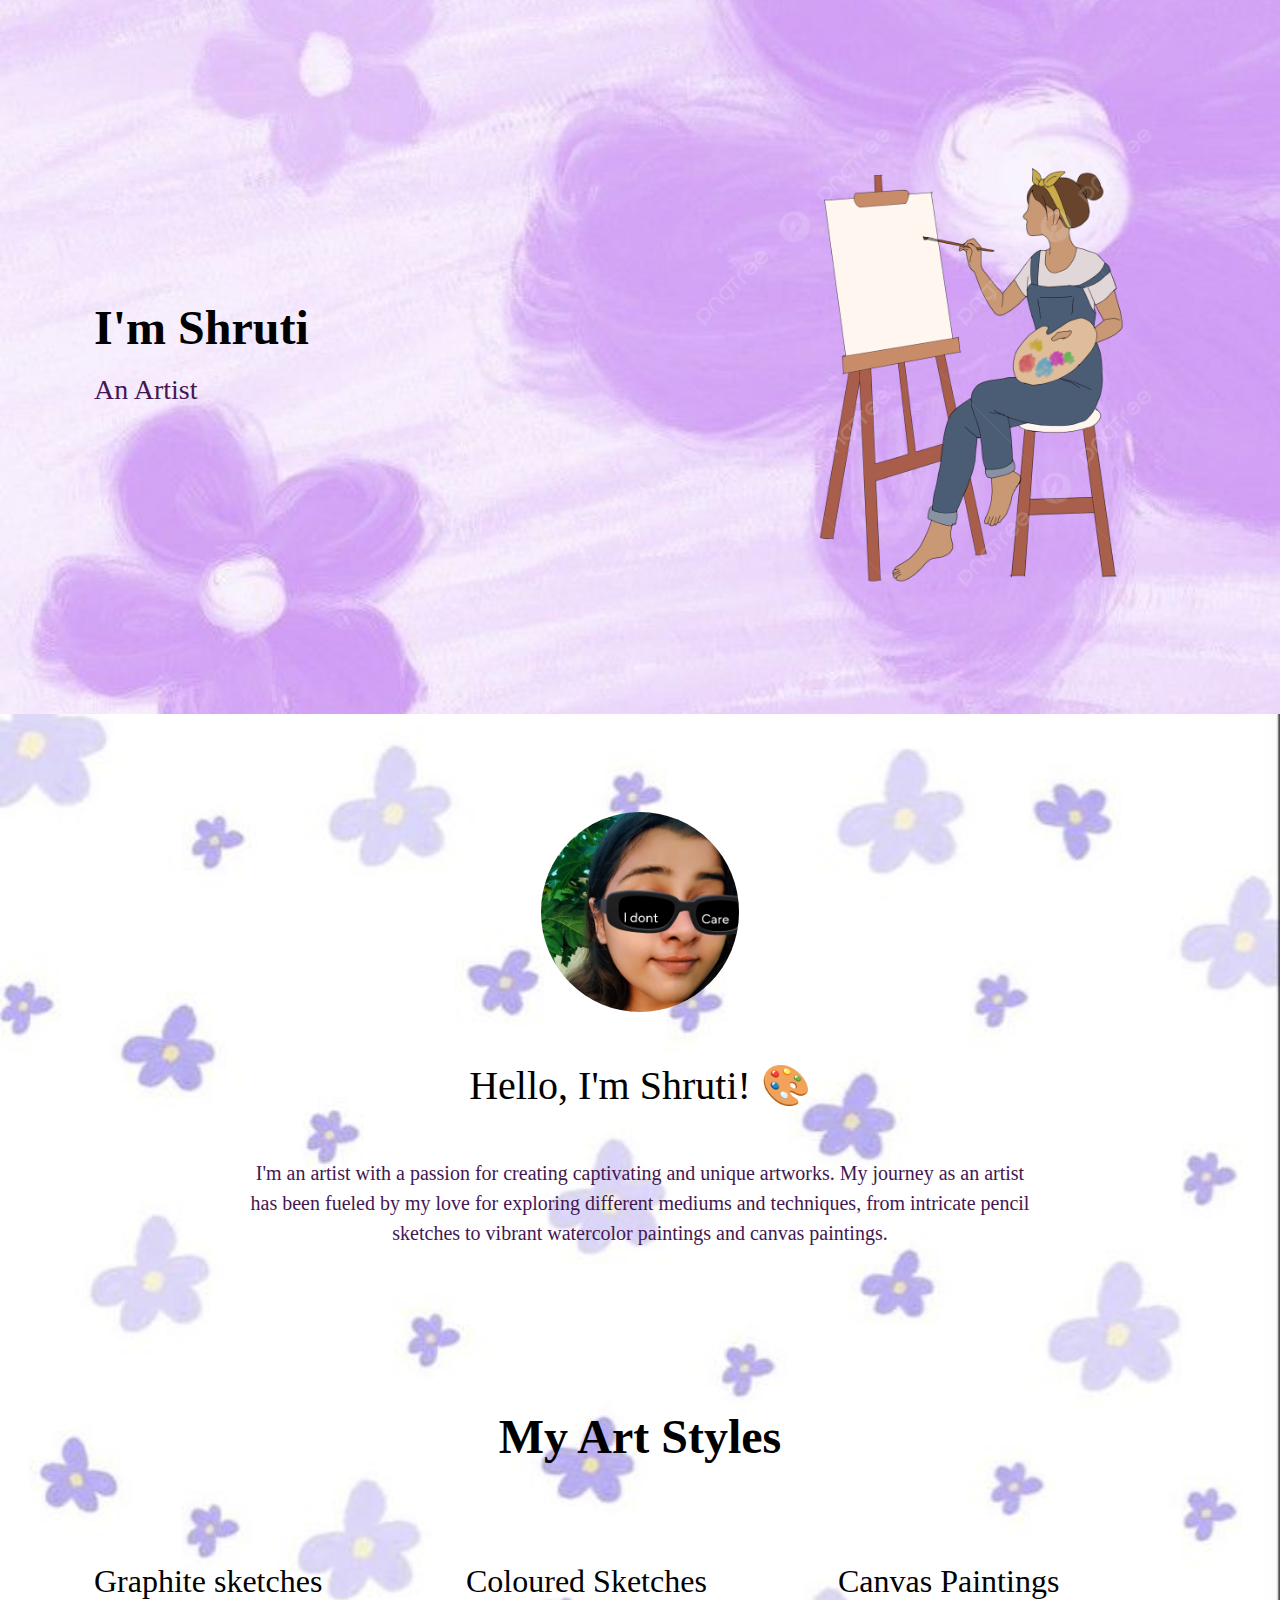
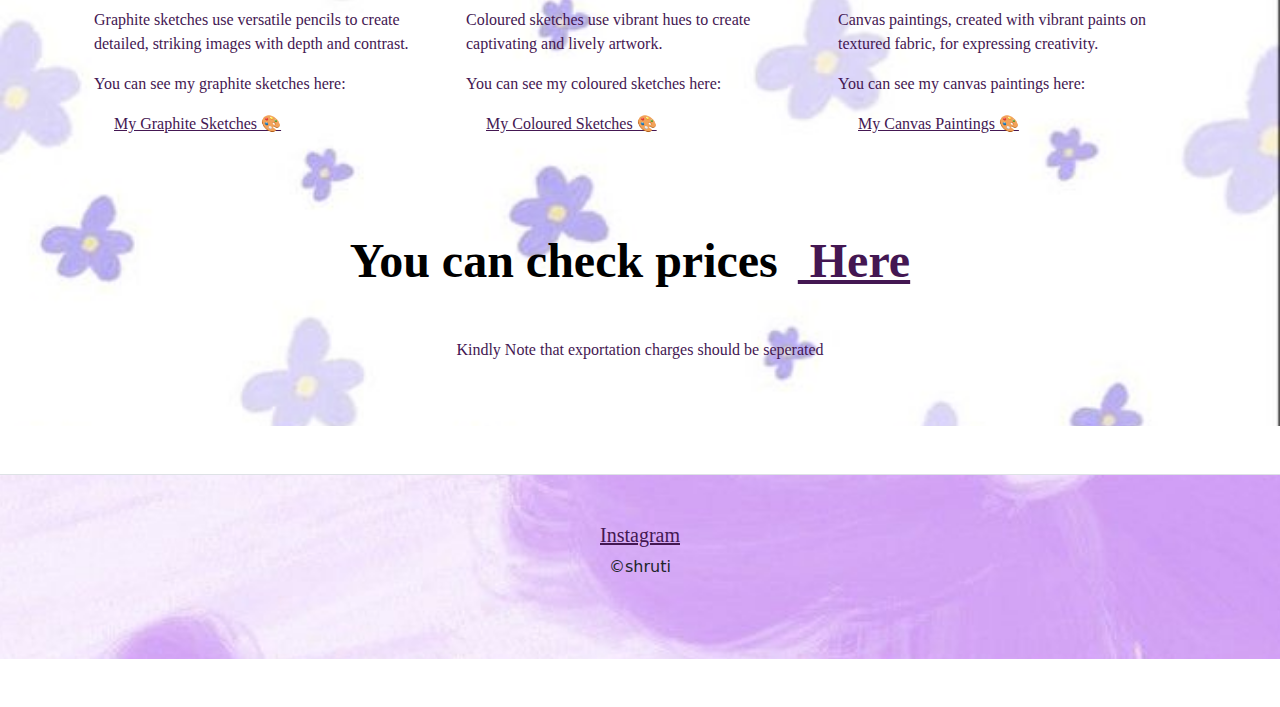
<file: index.html>
<!DOCTYPE html>
<html lang="en">
<head>
    <meta charset="UTF-8">
    <meta name="viewport" content="width=device-width, initial-scale=1.0">
    <title>Shrutika's Personal Website</title>
    <link href="https://cdn.jsdelivr.net/npm/bootstrap@5.3.3/dist/css/bootstrap.min.css" rel="stylesheet" integrity="sha384-QWTKZyjpPEjISv5WaRU9OFeRpok6YctnYmDr5pNlyT2bRjXh0JMhjY6hW+ALEwIH" crossorigin="anonymous">
    <link rel="stylesheet" href="style.css">
</head>
<body>

<section id="title" class="bg-image1">
    <div class="container col-xxl-8 px-4 py-5 ">
        <div class="row flex-lg-row-reverse align-items-center g-5 py-5">
          <div class="col-10 col-sm-8 col-lg-6">
                <img src="./Images/png-girl.jpg" class="d-block mx-lg-auto img-fluid" alt="Bootstrap Themes" width="700" height="500" loading="lazy">
          </div>
            <div class="col-lg-6 font-style">
                <h1 class="display-5 fw-bold text-body-emphasis mb-3 "> I'm Shruti</h1>
                <h3>An Artist</h3>
            </div>
        </div>
    </div>
</section>

<section id="Intro" class="bg-image2">

    <div class="p-5 text-center rounded-3">
      <div class="my-profile">
        <img src="./Images/profile.jpg" alt="profile" height="200px" class="d-flex align-items-center text-body-emphasis text-decoration-none rounded-circle">
      </div>
        <h1 class="text-body-emphasis font-style mb-5">Hello, I'm Shruti! 🎨</h1>
        <p class="col-lg-8 mx-auto fs-5 font-style">
          I'm an artist with a passion for creating captivating and unique artworks. My journey as an artist has been fueled by my love for exploring different mediums and techniques, from intricate pencil sketches to vibrant watercolor paintings and canvas paintings.
        </p>
      </div>


  <div class="container px-4 py-5" id="featured-3">
    <h2 class="display-5 fw-bold text-body-emphasis text-center col mt-5 mb-5 font-style"> My Art Styles</h2>
    <div class="row g-4 py-5 row-cols-1 row-cols-lg-3  font-style">
      <div class="feature col">
        <h3 class="fs-2 text-body-emphasis">Graphite sketches</h3>
        <p>Graphite sketches use versatile pencils to create detailed, striking images with depth and contrast.</p>
        <p>You can see my graphite sketches here:</p>
        <a href="./graphite-sketch.html" class="anchor">
          My Graphite Sketches 🎨
        </a>
      </div>
      <div class="feature col">
        <h3 class="fs-2 text-body-emphasis">Coloured Sketches</h3>
        <p>Coloured sketches use vibrant hues to create captivating and lively artwork.</p>
        <p>You can see my coloured sketches here:</p>
        <a href="./coloured-sketch.html" class="anchor">
          My Coloured Sketches 🎨
        </a>
      </div>
      <div class="feature col">
        <h3 class="fs-2 text-body-emphasis">Canvas Paintings</h3>
        <p>Canvas paintings, created with vibrant paints on textured fabric, for expressing creativity. </p>
        <p>You can see my canvas paintings here:</p>
        <a href="./canvas-paintings.html" class="anchor">
          My Canvas Paintings 🎨
        </a>
      </div>
    </div>
    <h2 class="display-5 fw-bold text-body-emphasis text-center mt-5 mb-5 font-style"> You can check prices<a href="./price-chart/price-chart.png" class="anchor"> Here </a></h2>
    <p class="text-center font-style"> Kindly Note that exportation charges should be seperated</p>
  </div>

</section>


<footer class="row py-5 my-5 border-top bg-image1">
  <div></div>
  <h5 class="text-center font-style" ><a href="https://www.instagram.com/blxe.artzy/" class="anchor">Instagram</a></h5>
  <div class="col mb-3">
    <p class="text-center">©shruti</p>
  </div>
</footer>



</body>
<script src="https://cdn.jsdelivr.net/npm/bootstrap@5.3.3/dist/js/bootstrap.bundle.min.js" integrity="sha384-YvpcrYf0tY3lHB60NNkmXc5s9fDVZLESaAA55NDzOxhy9GkcIdslK1eN7N6jIeHz" crossorigin="anonymous"></script>
</html>
</file>
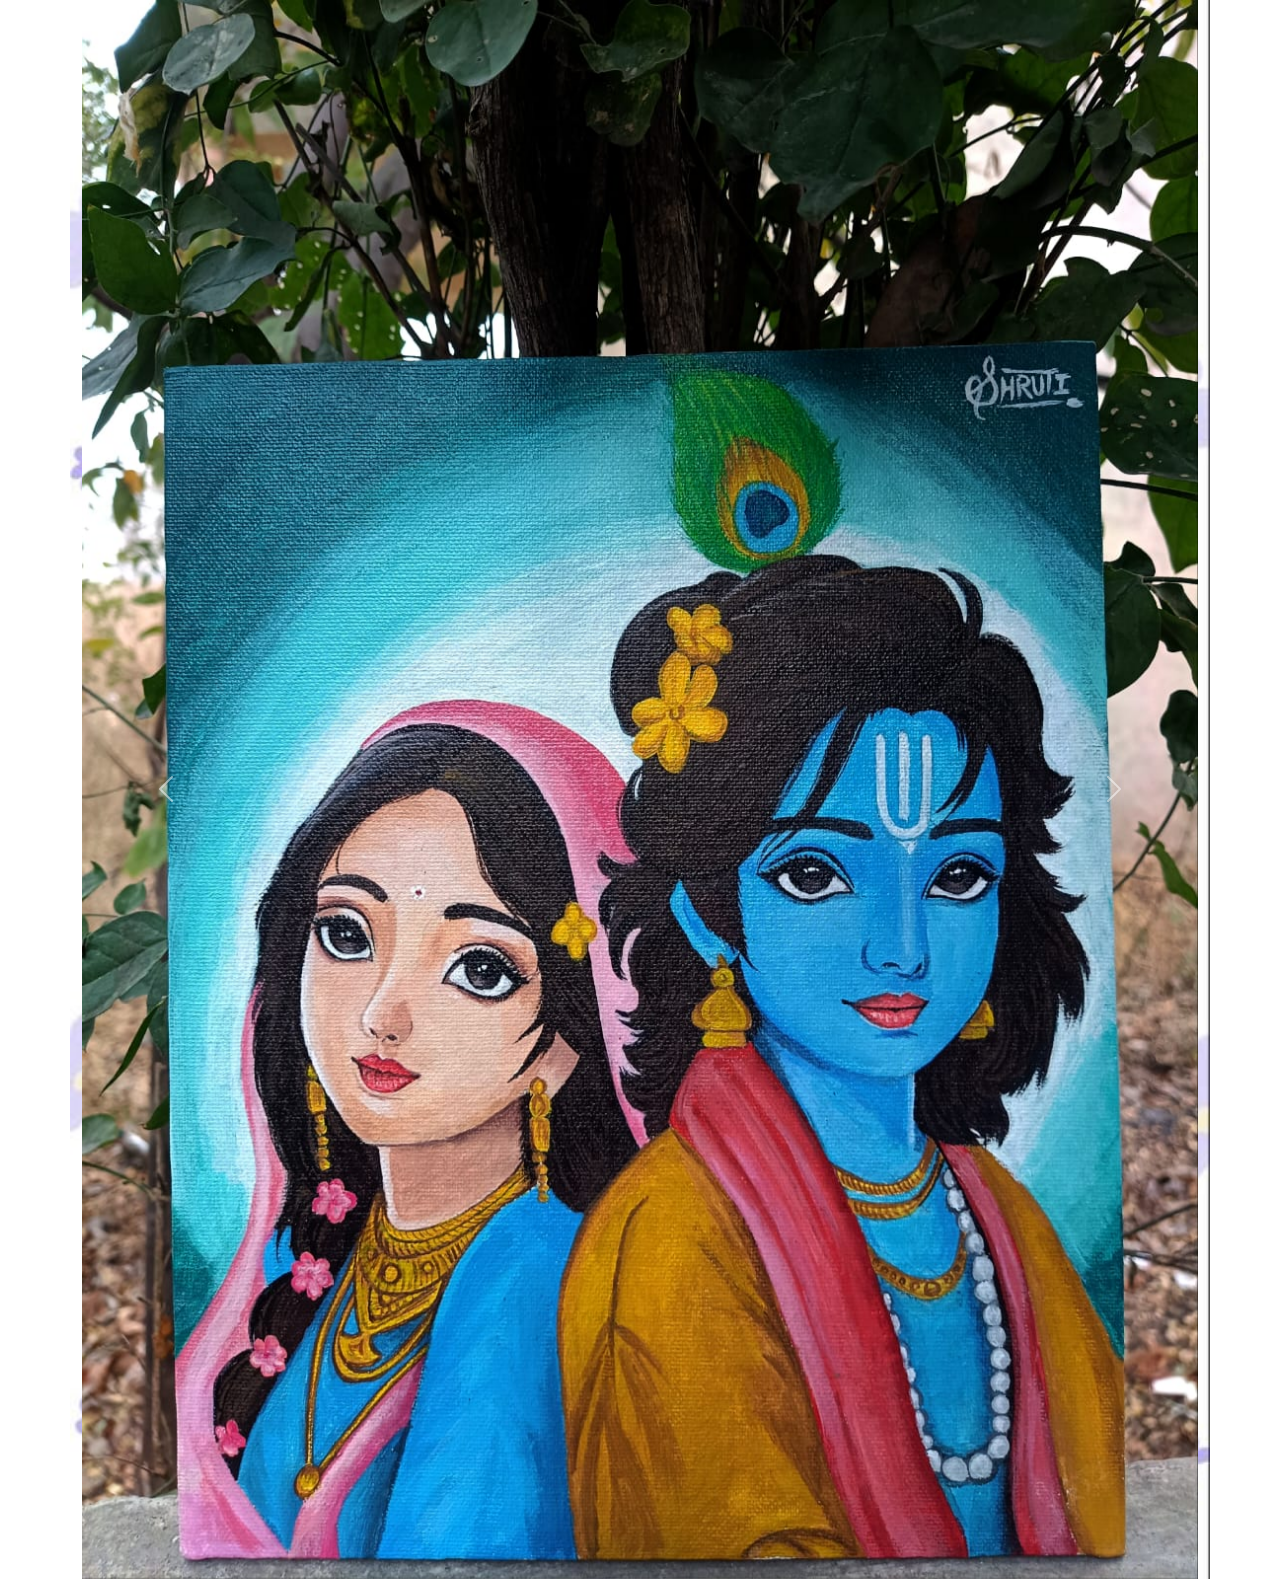
<file: canvas-paintings.html>
<!DOCTYPE html>
<html lang="en">
<head>
    <meta charset="UTF-8">
    <meta name="viewport" content="width=device-width, initial-scale=1.0">
    <title>Canvas Paintings</title>
    <link href="https://cdn.jsdelivr.net/npm/bootstrap@5.3.3/dist/css/bootstrap.min.css" rel="stylesheet" integrity="sha384-QWTKZyjpPEjISv5WaRU9OFeRpok6YctnYmDr5pNlyT2bRjXh0JMhjY6hW+ALEwIH" crossorigin="anonymous">
    <link rel="stylesheet" href="style.css">
</head>
<body>
    <div class="container bg-image2">
        <div id="carouselExample" class="carousel slide">
          <div class="carousel-inner">
            <div class="carousel-item active  col-lg-5">
              <img src="./canvas-paintings/canvas-painting2.jpg" class="d-block w-100" alt="...">
            </div>
            <div class="carousel-item  col-lg-5">
              <img src="./canvas-paintings/canvas-painting3.jpg" class="d-block w-100" alt="...">
            </div>
            <div class="carousel-item col-lg-5">
              <img src="./canvas-paintings/canvas-painting1.webp" class="d-block w-100" alt="...">
            </div>
          </div>
          <button class="carousel-control-prev" type="button" data-bs-target="#carouselExample" data-bs-slide="prev">
            <span class="carousel-control-prev-icon" aria-hidden="true"></span>
            <span class="visually-hidden">Previous</span>
          </button>
          <button class="carousel-control-next" type="button" data-bs-target="#carouselExample" data-bs-slide="next">
            <span class="carousel-control-next-icon" aria-hidden="true"></span>
            <span class="visually-hidden">Next</span>
          </button>
        </div>
        </div>
</body>
<script src="https://cdn.jsdelivr.net/npm/bootstrap@5.3.3/dist/js/bootstrap.bundle.min.js" integrity="sha384-YvpcrYf0tY3lHB60NNkmXc5s9fDVZLESaAA55NDzOxhy9GkcIdslK1eN7N6jIeHz" crossorigin="anonymous"></script>
</html>
</file>
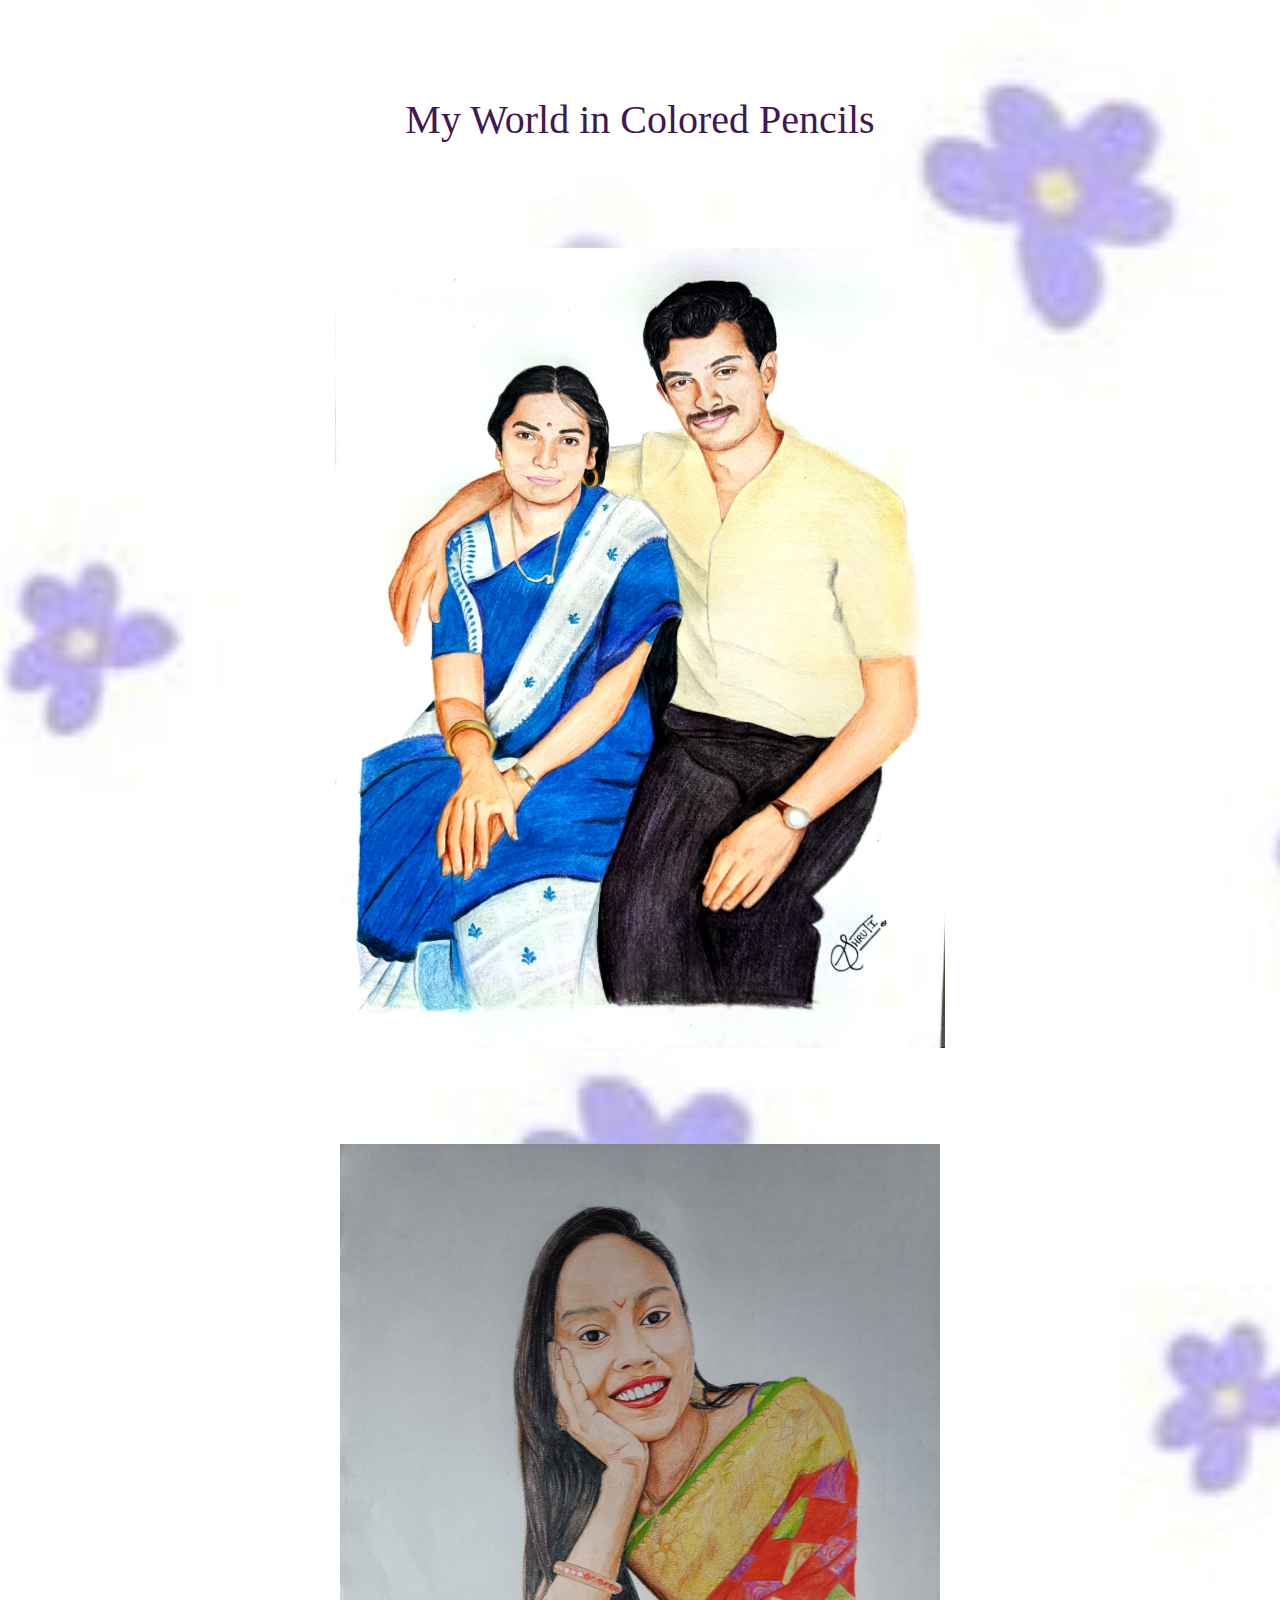
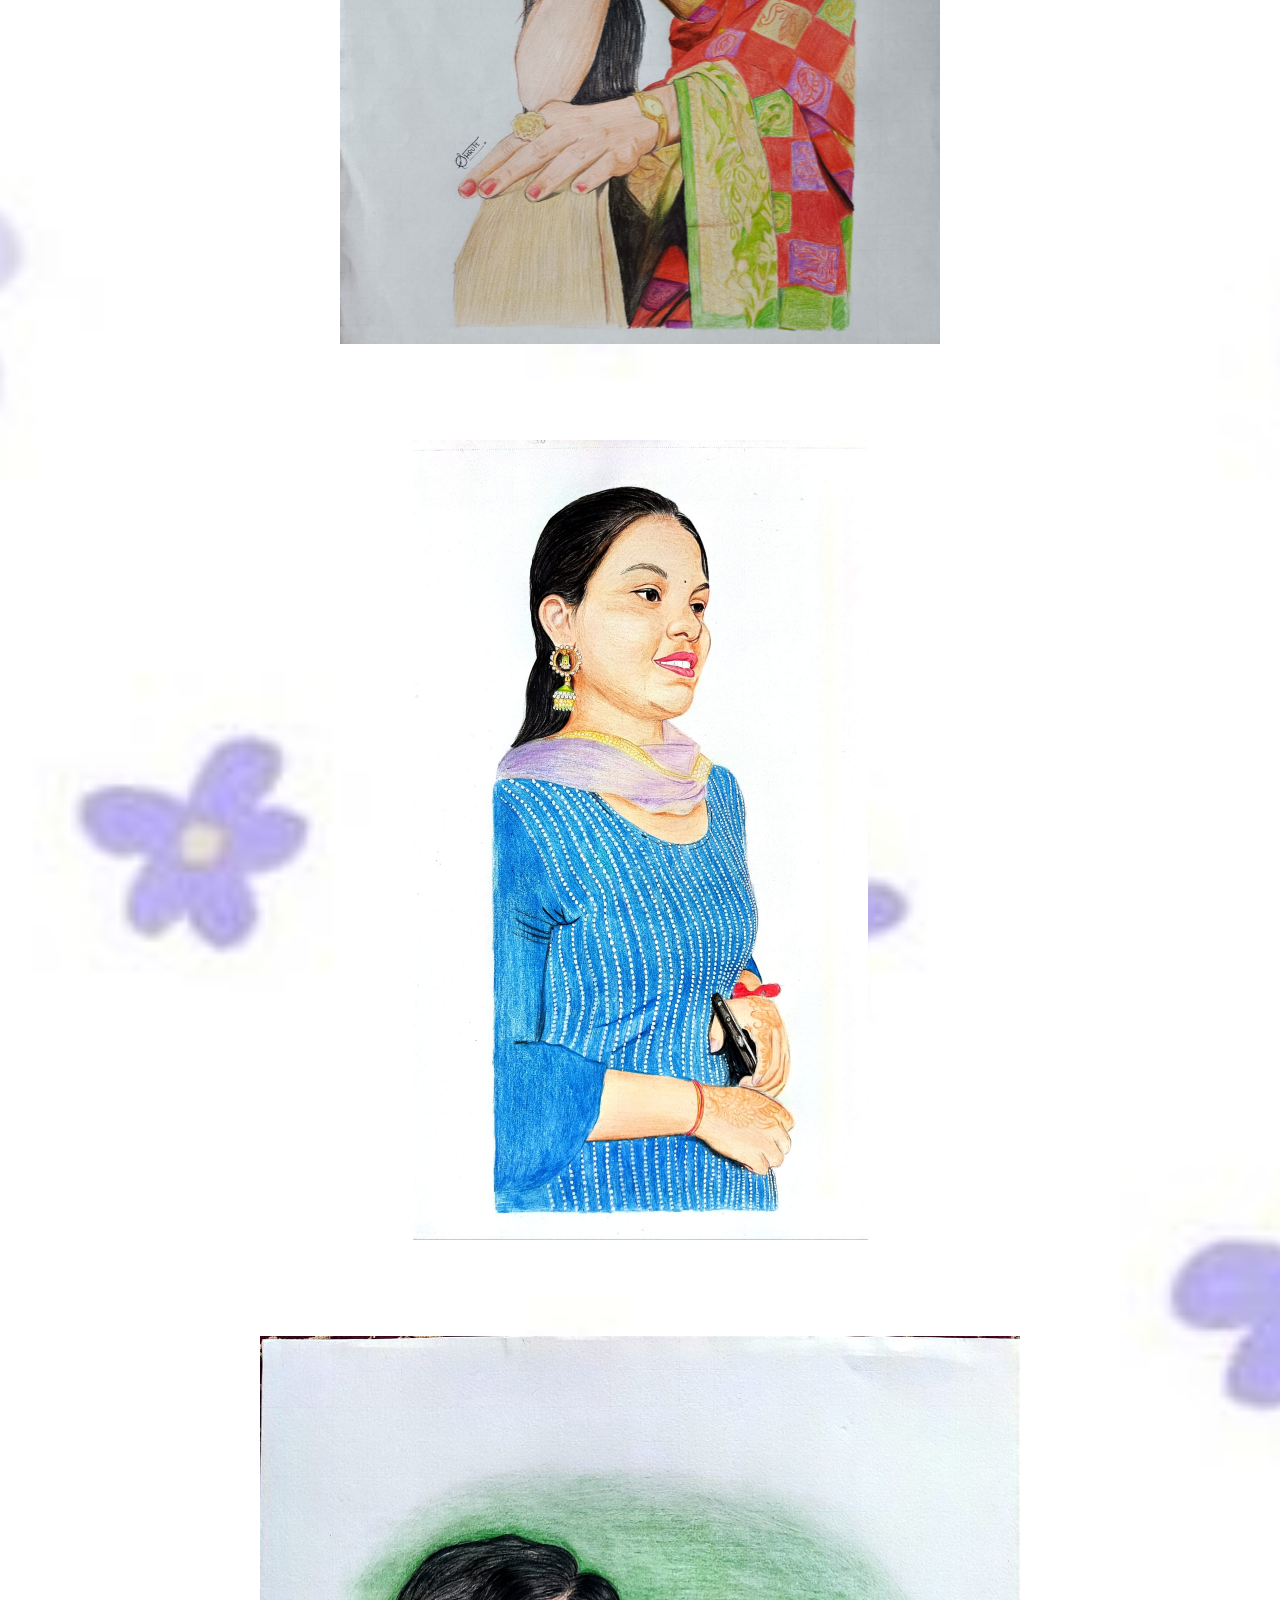
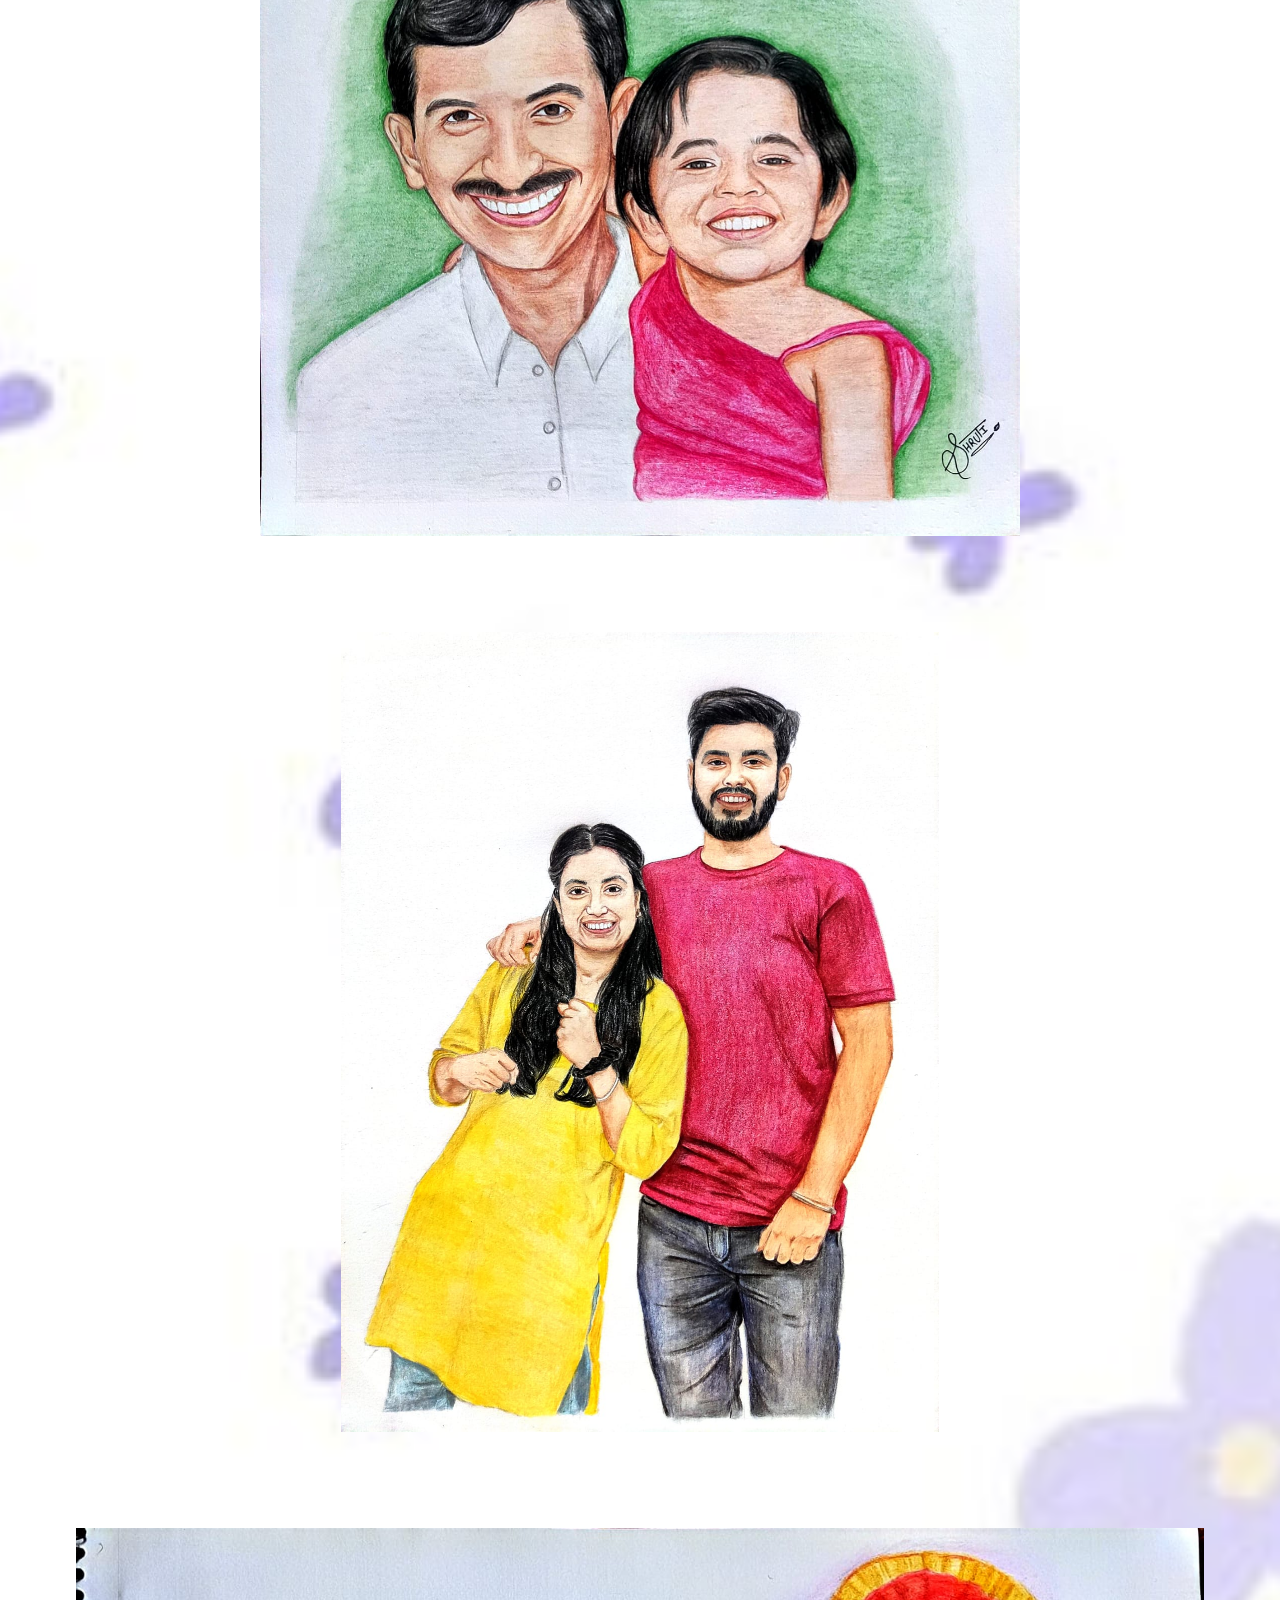
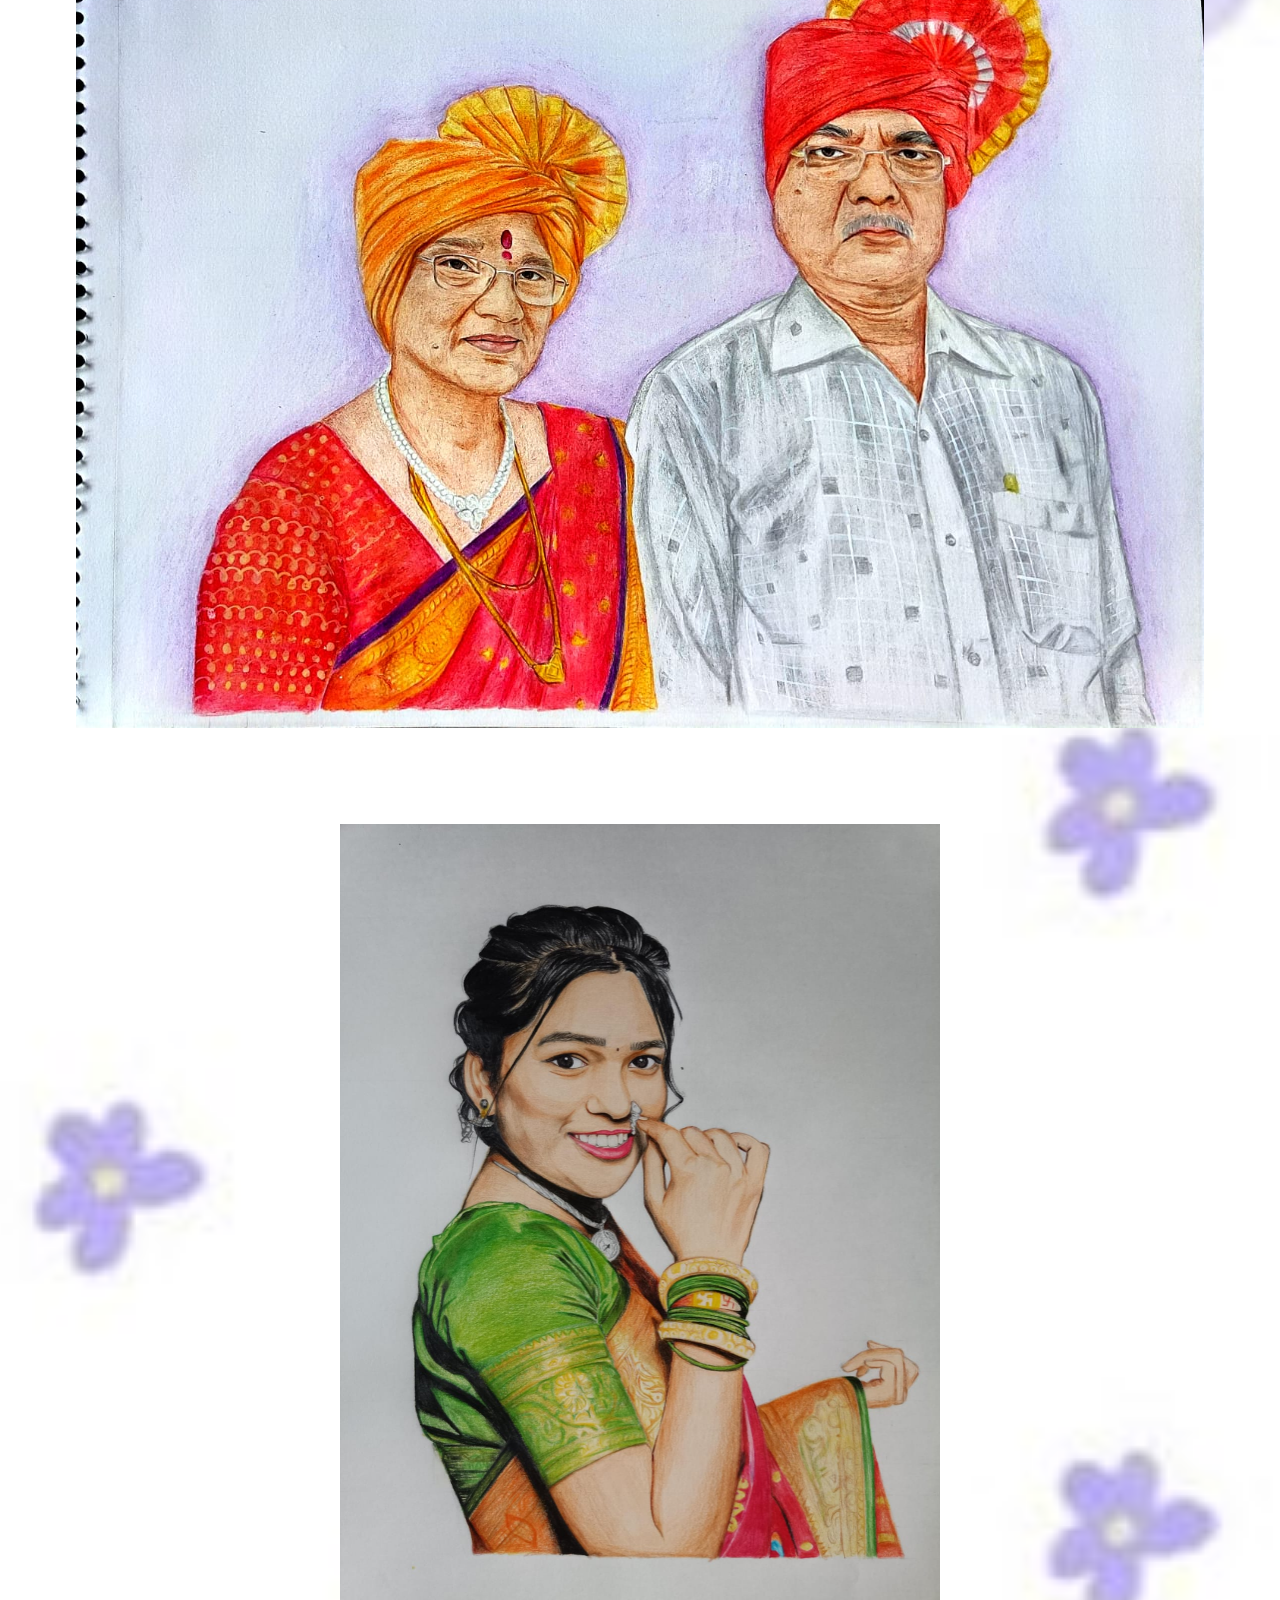
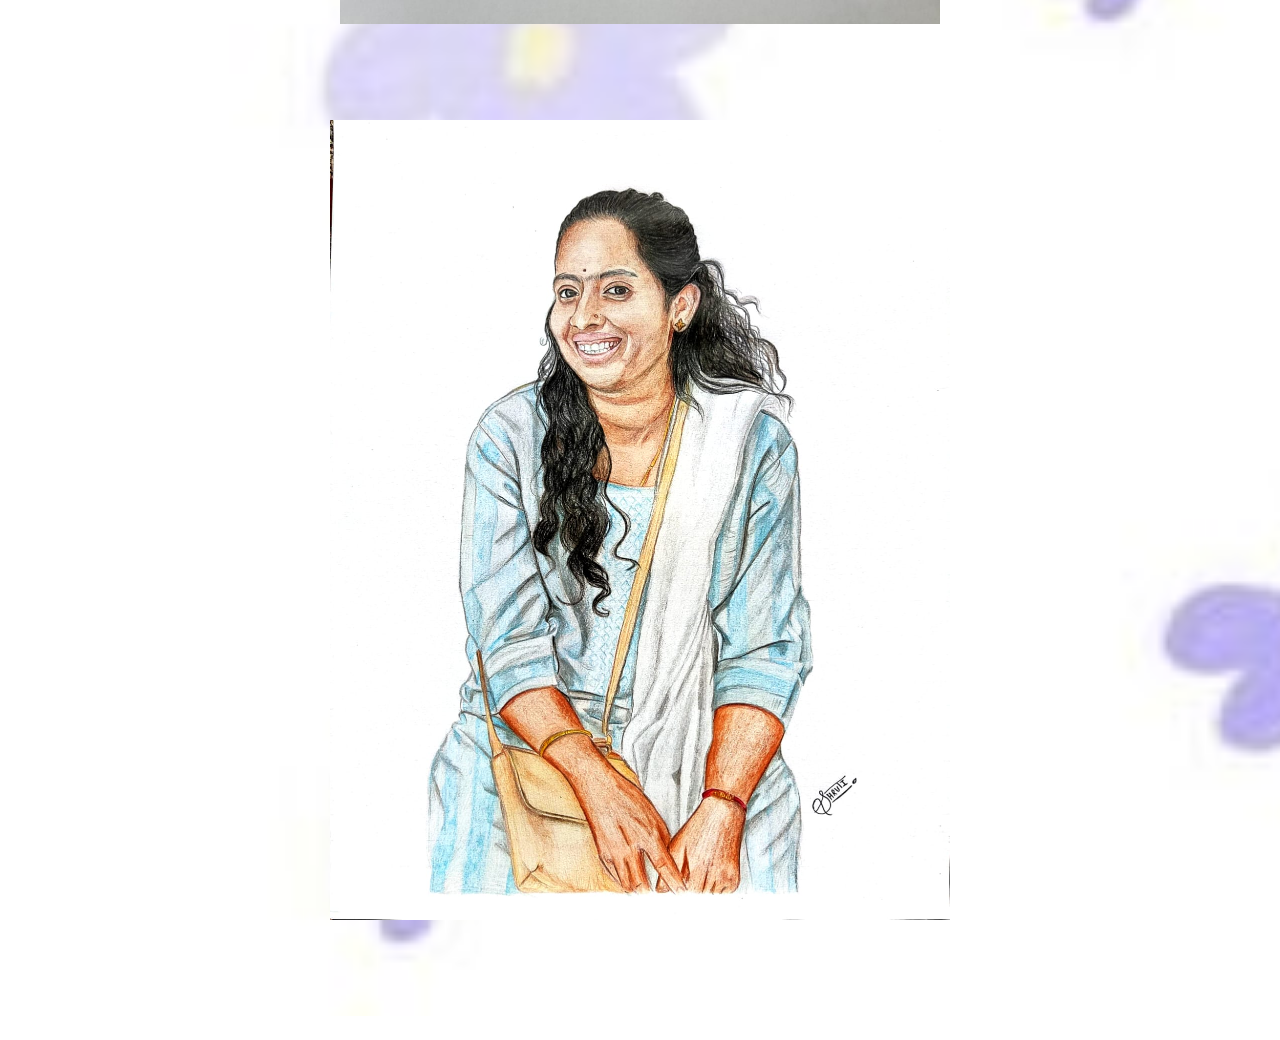
<file: coloured-sketch.html>
<!DOCTYPE html>
<html lang="en">
<head>
    <meta charset="UTF-8">
    <meta name="viewport" content="width=device-width, initial-scale=1.0">
    <title>Coloured Sketches</title>
    <link href="https://cdn.jsdelivr.net/npm/bootstrap@5.3.3/dist/css/bootstrap.min.css" rel="stylesheet" integrity="sha384-QWTKZyjpPEjISv5WaRU9OFeRpok6YctnYmDr5pNlyT2bRjXh0JMhjY6hW+ALEwIH" crossorigin="anonymous">
    <link rel="stylesheet" href="style.css">
</head>
<body>
    <div class="p-5 mb-4 bg-body-tertiary rounded-3 bg-image2">
        <div class="container-fluid py-5 text-center">
            <h1 class="font-style">My World in Colored Pencils</h1>
           </div>

        <div class="container-fluid py-5 text-center">
         <img src="./coloured-sketches/coloured-sketch1.jpg" alt="coloured-sketch1" height="800">
        </div>

        <div class="container-fluid py-5 text-center">
            <img src="./coloured-sketches/coloured-sketch2.jpg" alt="coloured-sketch2" height="800">
        </div>

        <div class="container-fluid py-5 text-center">
            <img src="./coloured-sketches/coloured-sketch3.jpg" alt="coloured-sketch3" height="800">
        </div>

        <div class="container-fluid py-5 text-center">
            <img src="./coloured-sketches/coloured-sketch4.jpg" alt="coloured-sketch4" height="800">
        </div>

        <div class="container-fluid py-5 text-center">
            <img src="./coloured-sketches/coloured-sketch5.jpg" alt="coloured-sketch5" height="800">
        </div>

        <div class="container-fluid py-5 text-center">
            <img src="./coloured-sketches/coloured-sketch6.jpg" alt="coloured-sketch6" height="800">
        </div>

        <div class="container-fluid py-5 text-center">
            <img src="./coloured-sketches/coloured-sketch7.jpg" alt="coloured-sketch7" height="800">
        </div>

        <div class="container-fluid py-5 text-center">
            <img src="./coloured-sketches/coloured-sketch8.jpg" alt="coloured-sketch8" height="800">
        </div>

    </div>
</body>
<script src="https://cdn.jsdelivr.net/npm/bootstrap@5.3.3/dist/js/bootstrap.bundle.min.js" integrity="sha384-YvpcrYf0tY3lHB60NNkmXc5s9fDVZLESaAA55NDzOxhy9GkcIdslK1eN7N6jIeHz" crossorigin="anonymous"></script>
</html>
</file>
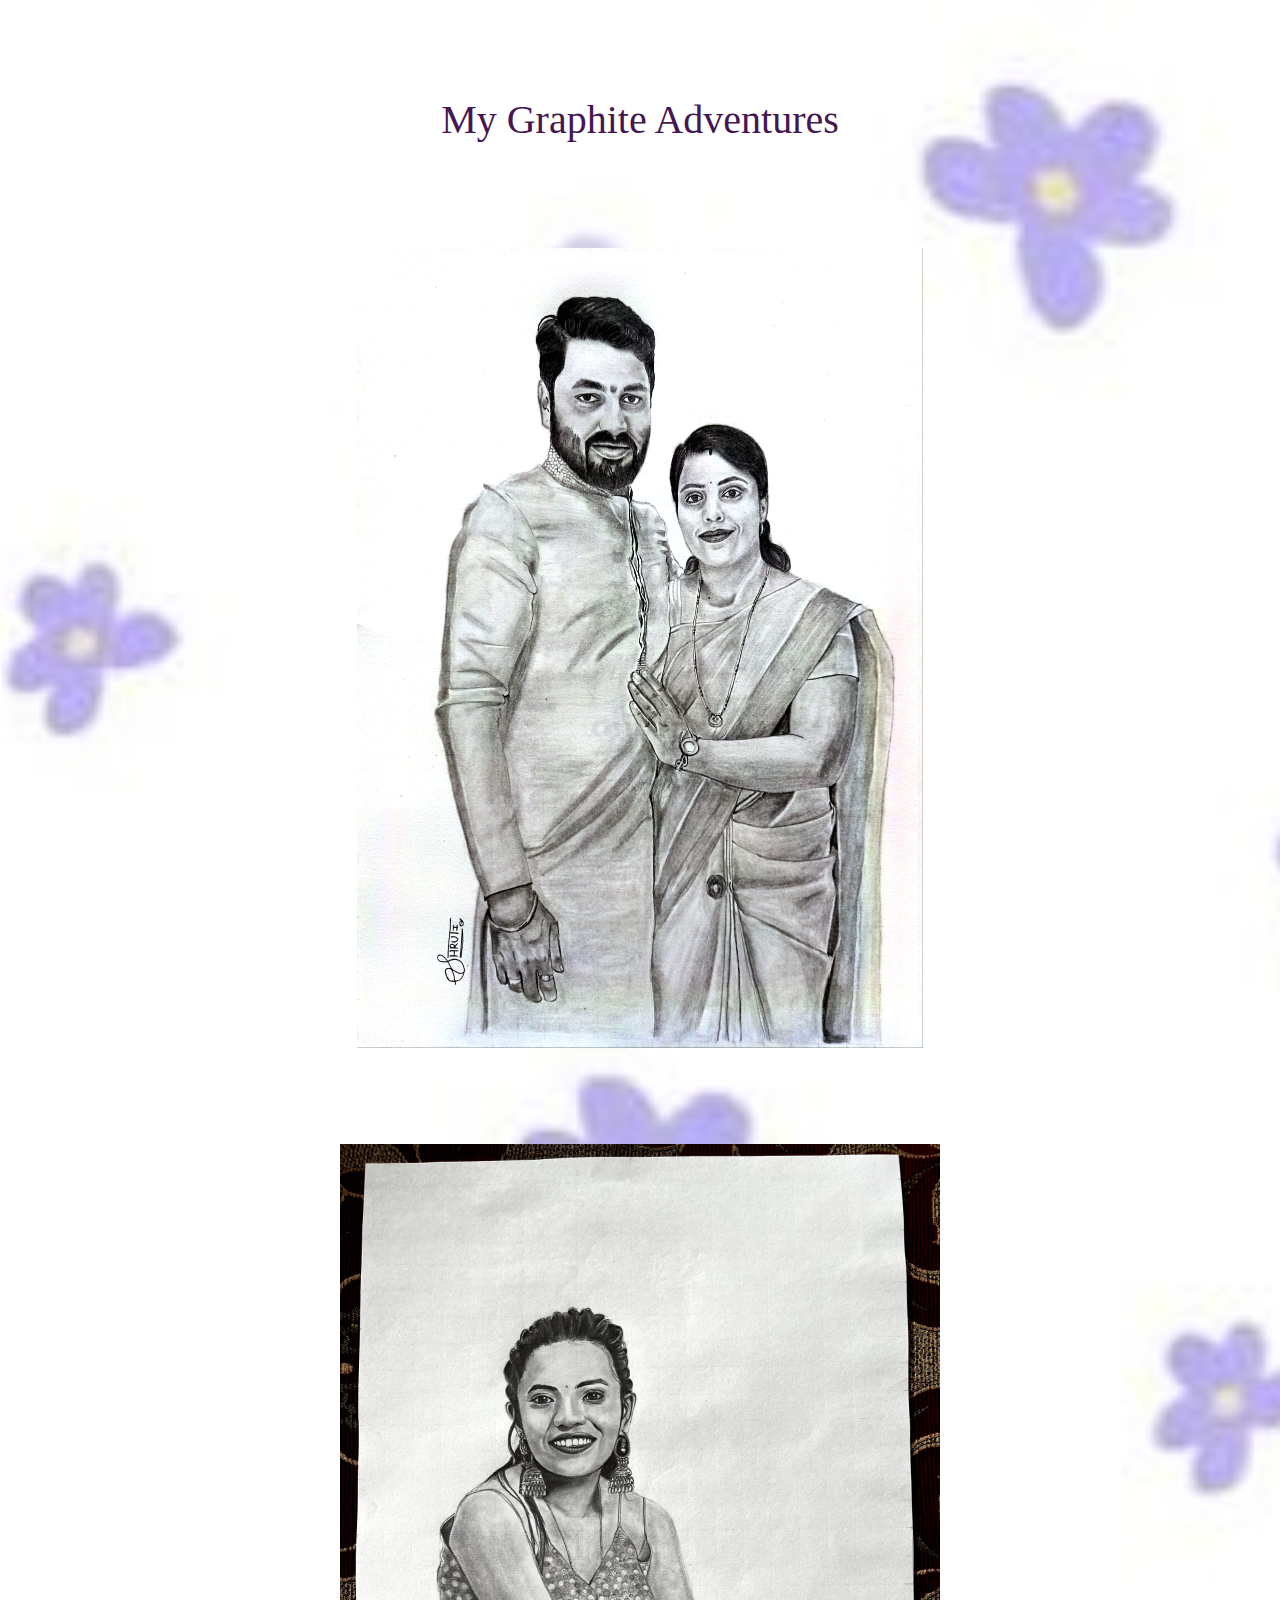
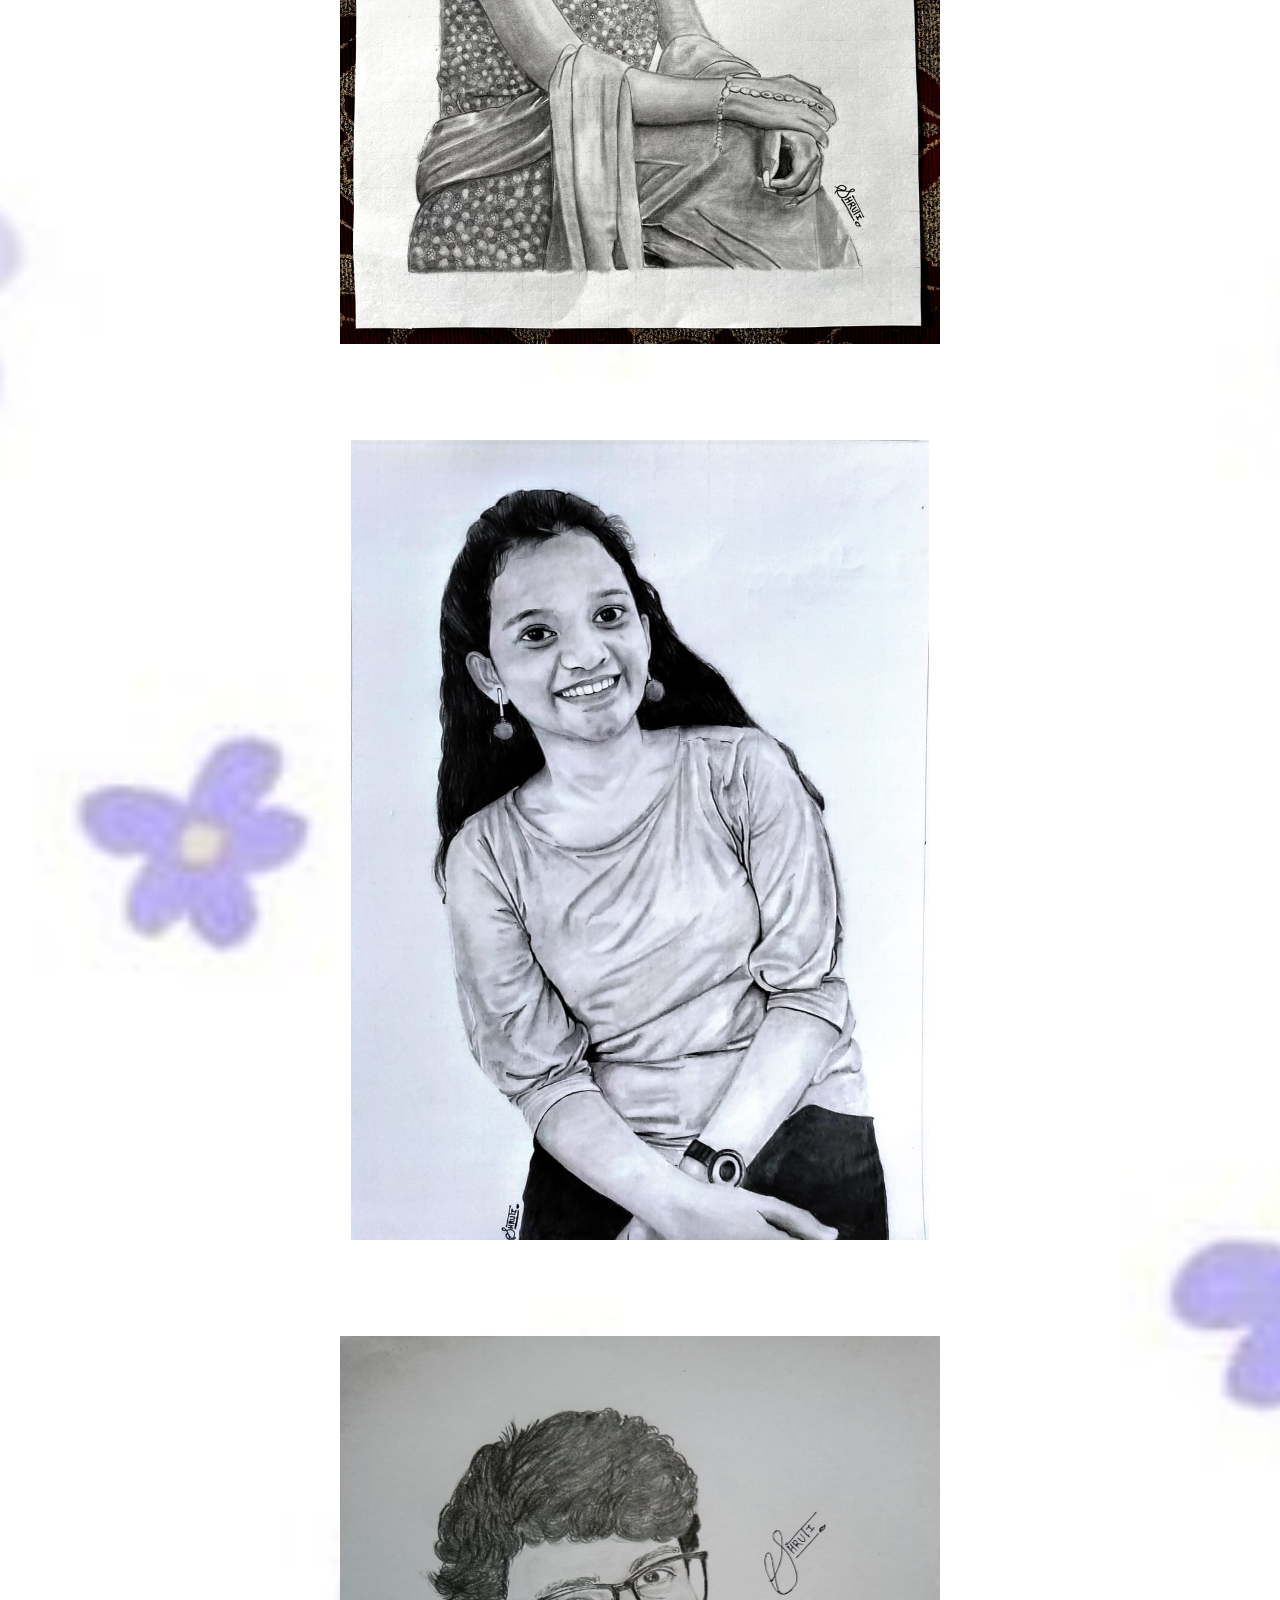
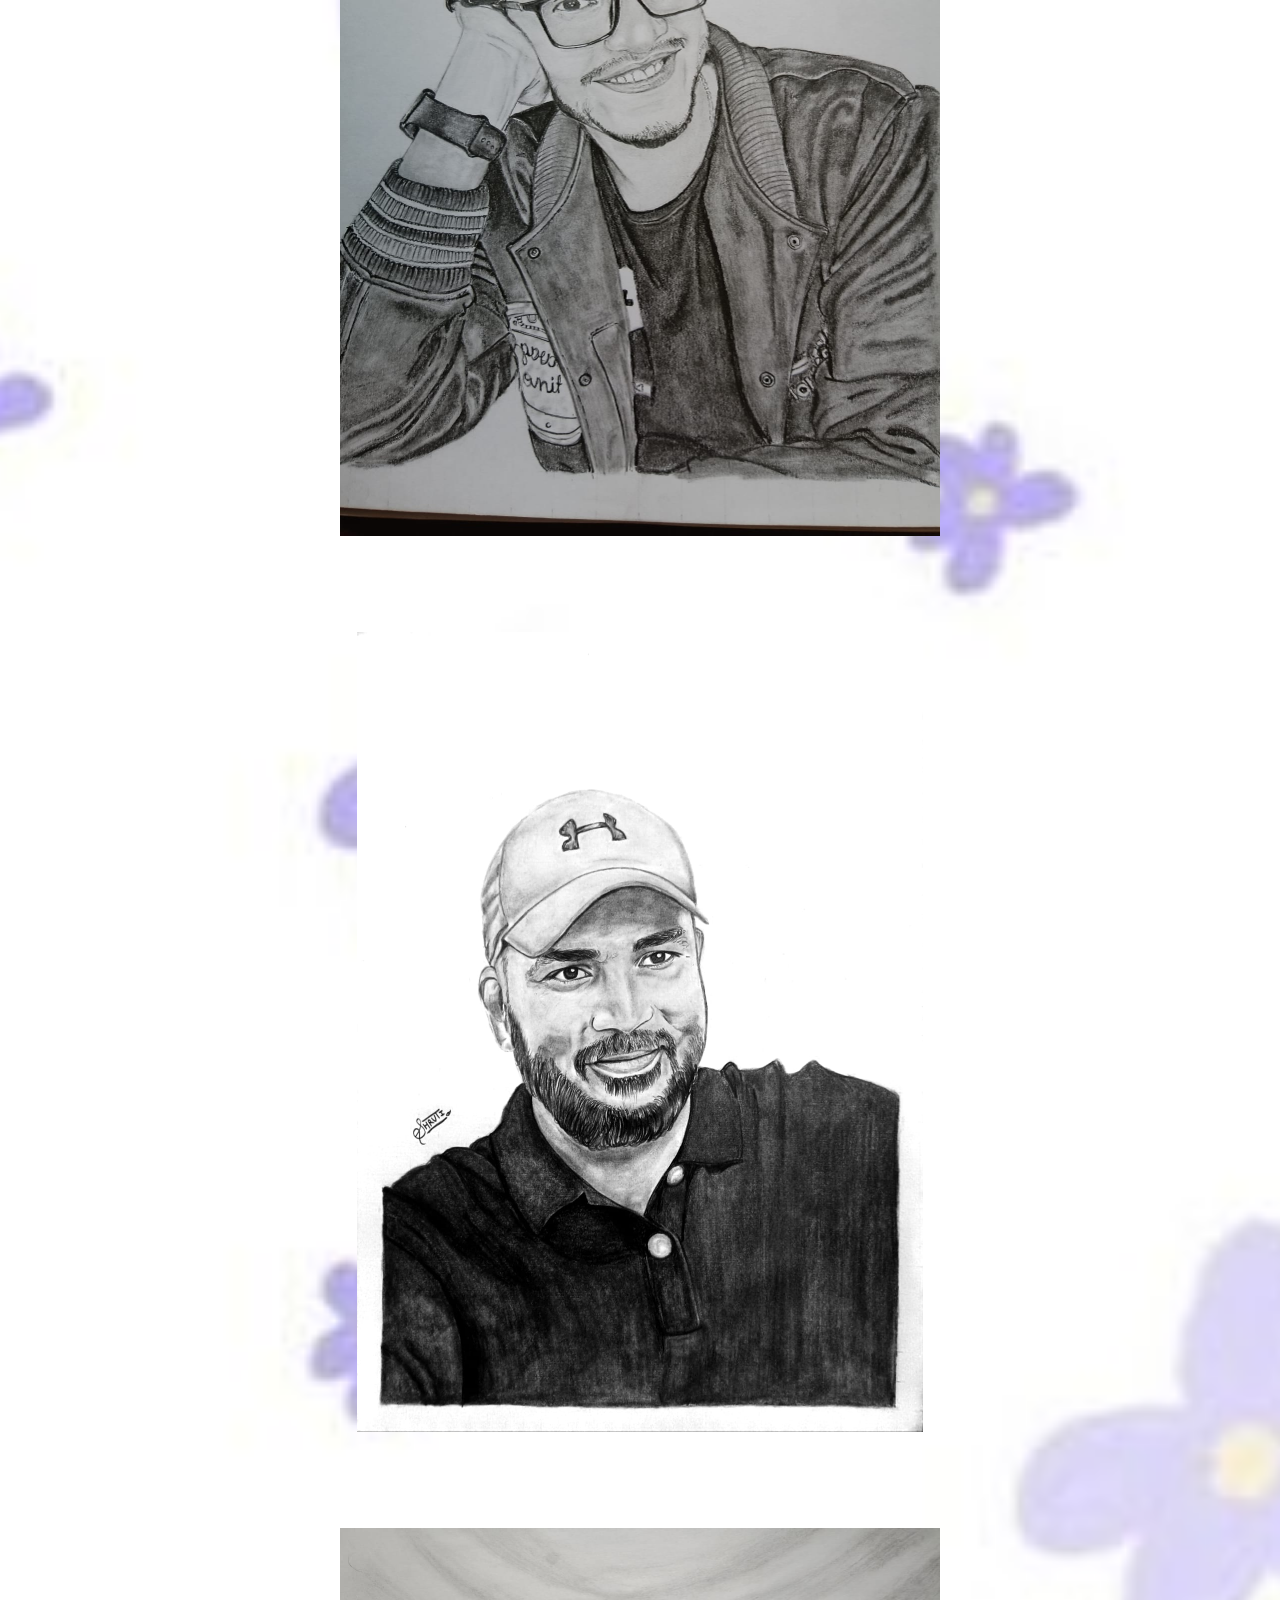
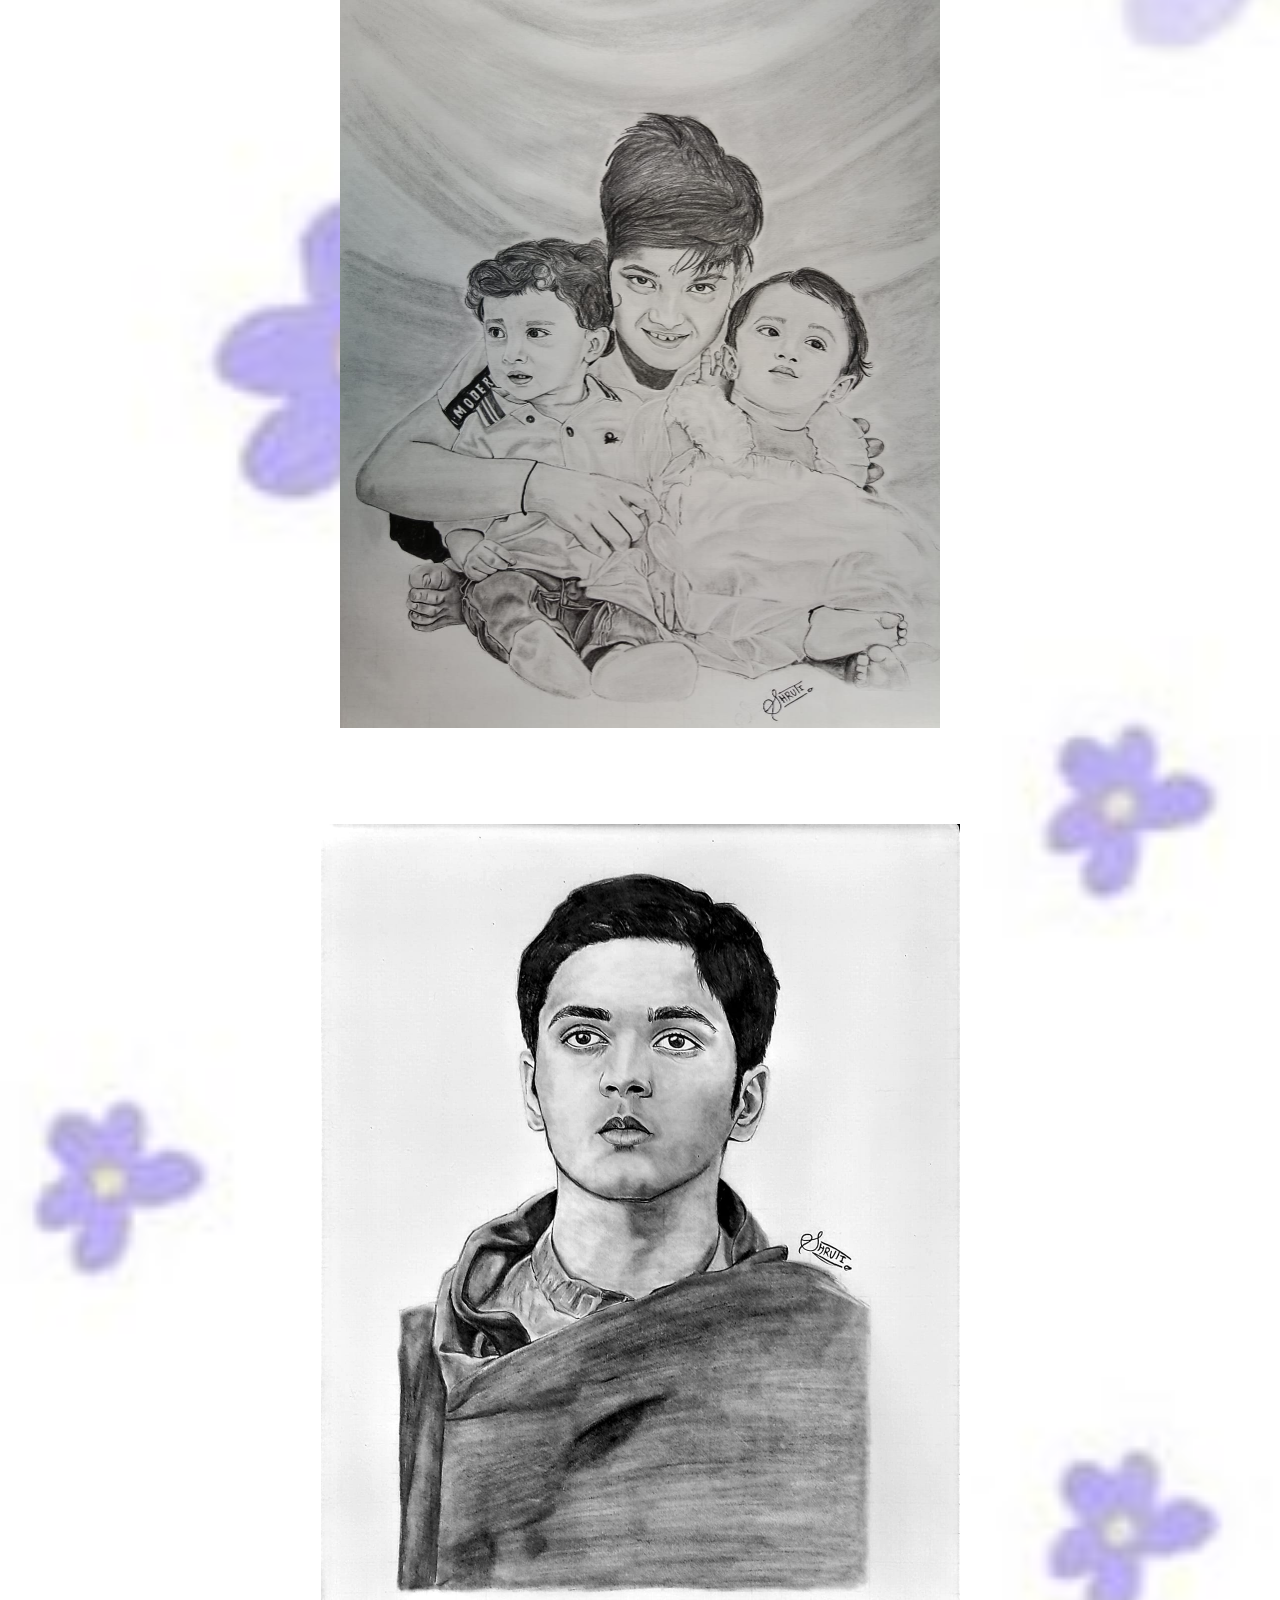
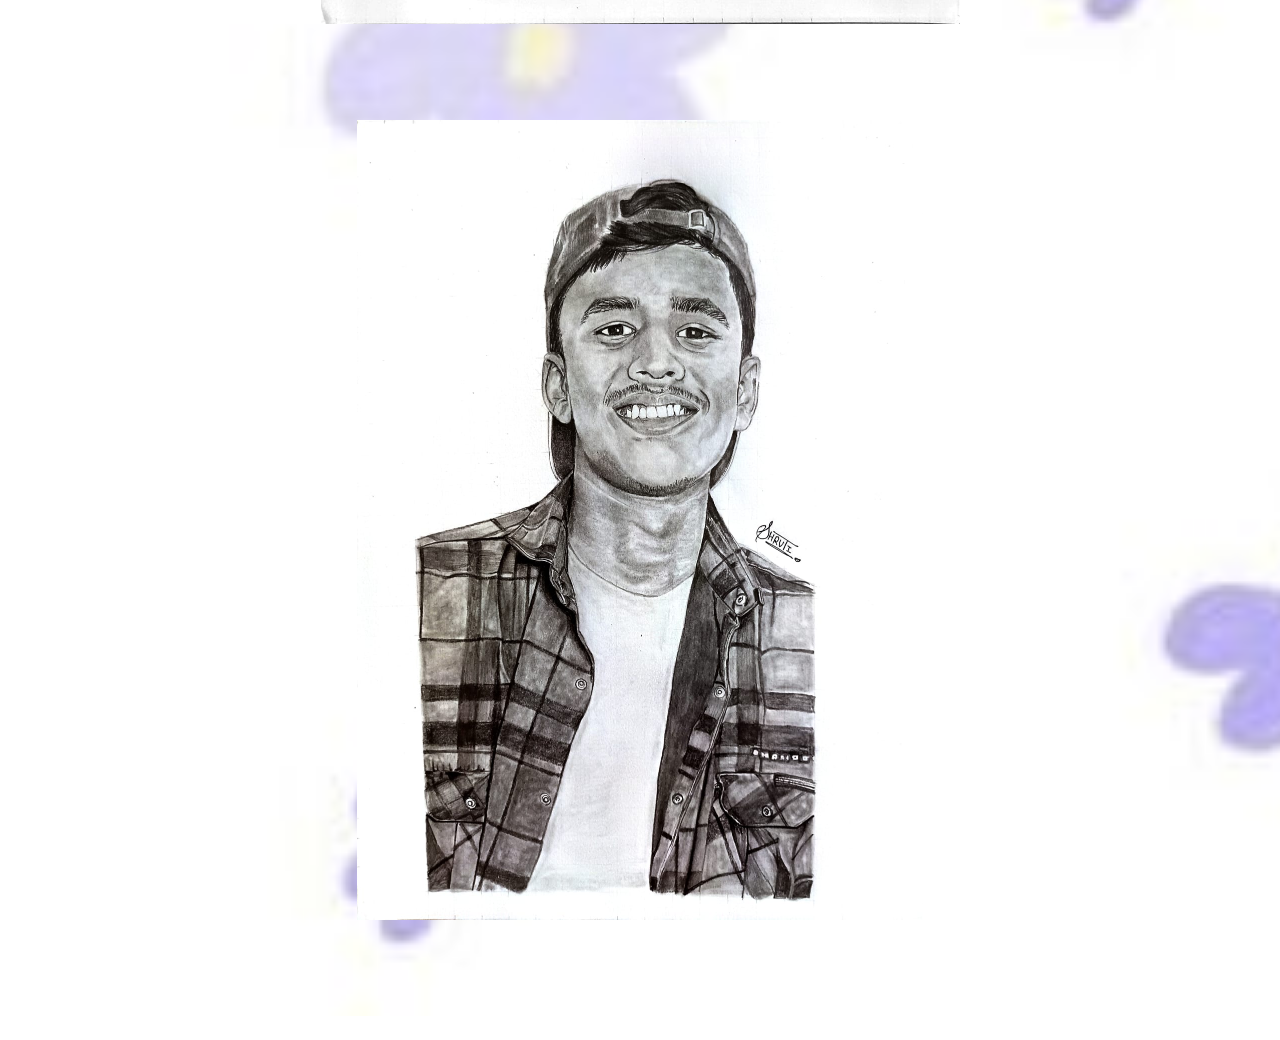
<file: graphite-sketch.html>
<!DOCTYPE html>
<html lang="en">
<head>
    <meta charset="UTF-8">
    <meta name="viewport" content="width=device-width, initial-scale=1.0">
    <title>Graphite Sketches</title>
    <link href="https://cdn.jsdelivr.net/npm/bootstrap@5.3.3/dist/css/bootstrap.min.css" rel="stylesheet" integrity="sha384-QWTKZyjpPEjISv5WaRU9OFeRpok6YctnYmDr5pNlyT2bRjXh0JMhjY6hW+ALEwIH" crossorigin="anonymous">
    <link rel="stylesheet" href="style.css">
</head>
<body>
    <div class="p-5 mb-4 bg-body-tertiary rounded-3 bg-image2">
        <div class="container-fluid py-5 text-center">
            <h1 class="font-style">My Graphite Adventures</h1>
           </div>

        <div class="container-fluid py-5 text-center">
         <img src="./graphite-sketches/graphite-sketch1.jpg" alt="graphite-sketch1" height="800">
        </div>

        <div class="container-fluid py-5 text-center">
            <img src="./graphite-sketches/graphite-sketch2.jpg" alt="graphite-sketch2" height="800">
        </div>

        <div class="container-fluid py-5 text-center">
            <img src="./graphite-sketches/graphite-sketch3.jpg" alt="graphite-sketch3" height="800">
        </div>

        <div class="container-fluid py-5 text-center">
            <img src="./graphite-sketches/graphite-sketch4.jpg" alt="graphite-sketch4" height="800">
        </div>

        <div class="container-fluid py-5 text-center">
            <img src="./graphite-sketches/graphite-sketch5.jpg" alt="graphite-sketch5" height="800">
        </div>

        <div class="container-fluid py-5 text-center">
            <img src="./graphite-sketches/graphite-sketch6.jpg" alt="graphite-sketch6" height="800">
        </div>

        <div class="container-fluid py-5 text-center">
            <img src="./graphite-sketches/graphite-sketch7.jpg" alt="graphite-sketch7" height="800">
        </div>

        <div class="container-fluid py-5 text-center">
            <img src="./graphite-sketches/graphite-sketch8.jpg" alt="graphite-sketch8" height="800">
        </div>

    </div>
</body>
<script src="https://cdn.jsdelivr.net/npm/bootstrap@5.3.3/dist/js/bootstrap.bundle.min.js" integrity="sha384-YvpcrYf0tY3lHB60NNkmXc5s9fDVZLESaAA55NDzOxhy9GkcIdslK1eN7N6jIeHz" crossorigin="anonymous"></script>
</html>
</file>
<file: style.css>
.bg-image1{
    background-image: url('./Images/purple-bg.jpg');
    background-size: cover;  /* Ensure the image covers the entire page */
    background-position: center;  /* Center the image */
}

h1.text-body-emphasis{
    color: #441752;
}
.font-style{
    font-family: " Allan ", cursive;
    color: #441752;
}

.bg-image2{
    background-image: url('./Images/flower-bg.jpg');
    background-size: cover;  /* Ensure the image covers the entire page */
    background-position: center;  /* Center the image */
}

.my-profile{
    display: flex;
    justify-content: center;
    align-items: center;
    margin-top: 50px;
    margin-bottom: 50px;
}
.anchor{
    color: #441752;
    margin: 10px 20px;

  }
  
  .anchor:hover{
    color:rgb(168, 136, 181);
  }
</file>
